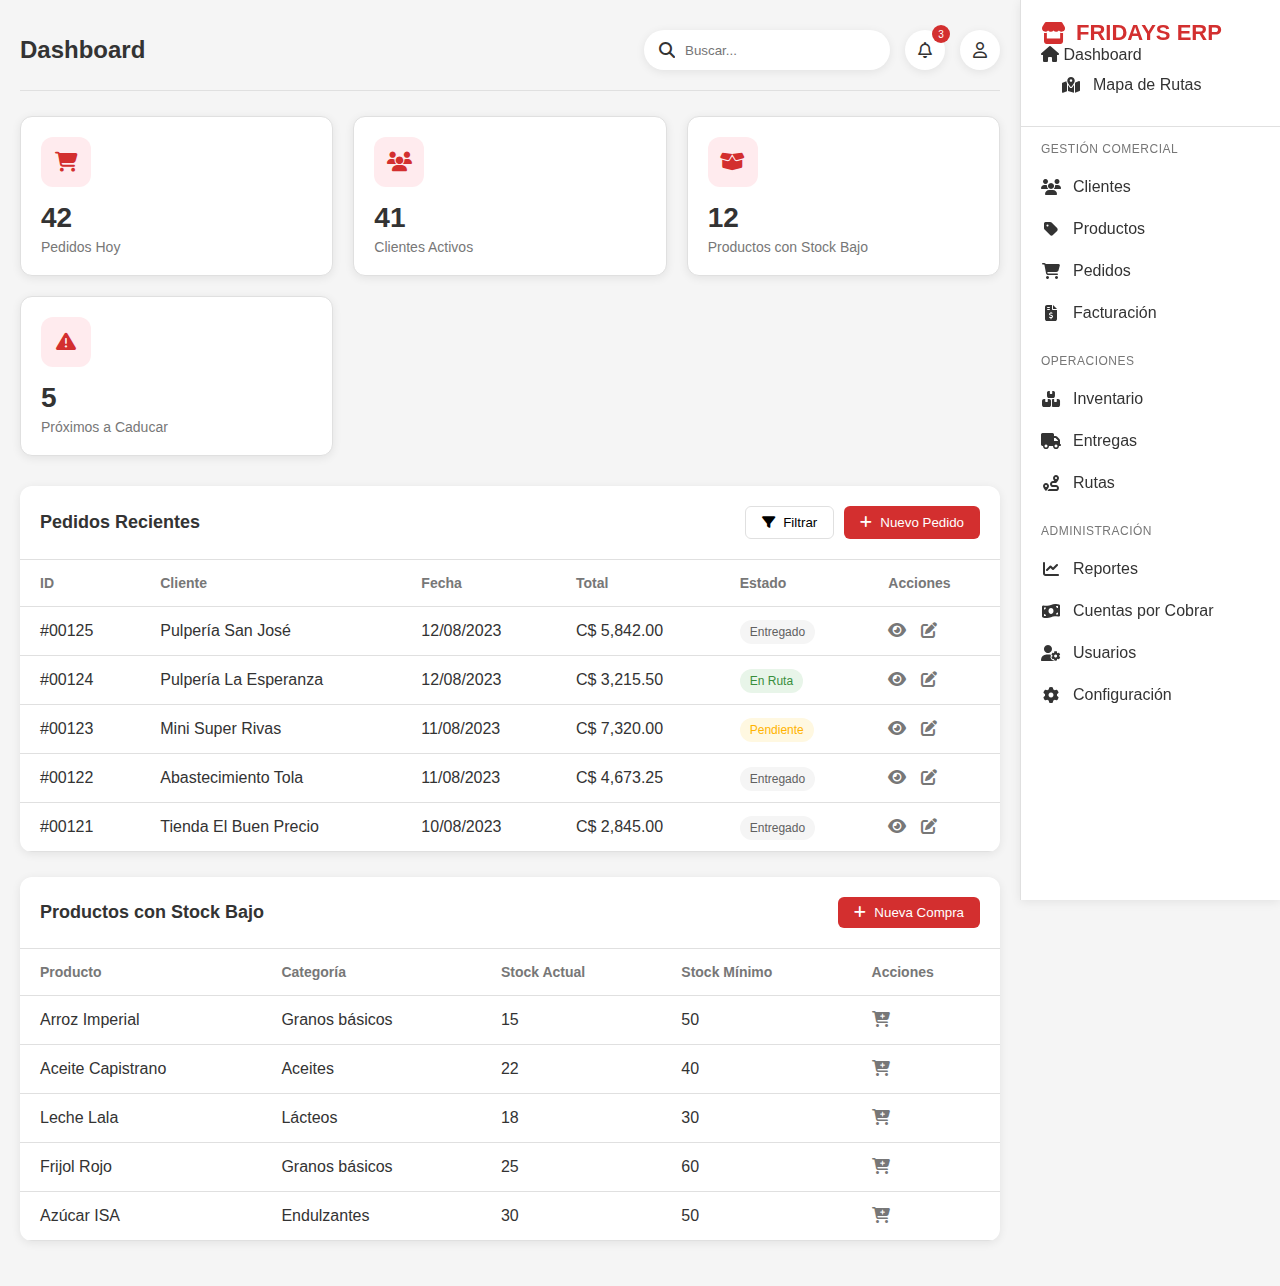
<file: Index.html>
<!DOCTYPE html>
<html lang="es">
<head>
    <meta charset="UTF-8">
    <meta name="viewport" content="width=device-width, initial-scale=1.0">
    <title>FRIDAYS ERP - Sistema de Gestión</title>
    <link rel="stylesheet" href="https://cdnjs.cloudflare.com/ajax/libs/font-awesome/6.4.0/css/all.min.css">
    <link rel="stylesheet" href="styles.css">
</head>
<body>
    <!-- Sidebar derecho -->
    <div class="sidebar">
        <div class="sidebar-header">
            <h2><i class="fas fa-store"></i> <span>FRIDAYS ERP</span></h2>
    </body>
    <script src="main.js"></script>
                        <i class="fas fa-home"></i>
                        <span>Dashboard</span>
                    </li>
                    <li class="menu-item">
                        <i class="fas fa-map-marked-alt"></i>
                        <span>Mapa de Rutas</span>
                    </li>
                </ul>
            </div>
            
            <div class="menu-section">
                <div class="menu-title">Gestión Comercial</div>
                <ul class="menu-items">
                    <li class="menu-item">
                        <i class="fas fa-users"></i>
                        <span>Clientes</span>
                    </li>
                    <li class="menu-item">
                        <i class="fas fa-tag"></i>
                        <span>Productos</span>
                    </li>
                    <li class="menu-item">
                        <i class="fas fa-shopping-cart"></i>
                        <span>Pedidos</span>
                    </li>
                    <li class="menu-item">
                        <i class="fas fa-file-invoice-dollar"></i>
                        <span>Facturación</span>
                    </li>
                </ul>
            </div>
            
            <div class="menu-section">
                <div class="menu-title">Operaciones</div>
                <ul class="menu-items">
                    <li class="menu-item">
                        <i class="fas fa-boxes"></i>
                        <span>Inventario</span>
                    </li>
                    <li class="menu-item">
                        <i class="fas fa-truck"></i>
                        <span>Entregas</span>
                    </li>
                    <li class="menu-item">
                        <i class="fas fa-route"></i>
                        <span>Rutas</span>
                    </li>
                </ul>
            </div>
            
            <div class="menu-section">
                <div class="menu-title">Administración</div>
                <ul class="menu-items">
                    <li class="menu-item">
                        <i class="fas fa-chart-line"></i>
                        <span>Reportes</span>
                    </li>
                    <li class="menu-item">
                        <i class="fas fa-money-bill-wave"></i>
                        <span>Cuentas por Cobrar</span>
                    </li>
                    <li class="menu-item">
                        <i class="fas fa-user-cog"></i>
                        <span>Usuarios</span>
                    </li>
                    <li class="menu-item">
                        <i class="fas fa-cog"></i>
                        <span>Configuración</span>
                    </li>
                </ul>
            </div>
        </div>
    </div>
    
    <!-- Contenido principal -->
    <div class="main-content">
        <div class="header">
            <h1 class="page-title">Dashboard</h1>
            <div class="header-actions">
                <div class="search-box">
                    <i class="fas fa-search"></i>
                    <input type="text" placeholder="Buscar...">
                </div>
                <div class="notification-btn">
                    <i class="far fa-bell"></i>
                    <div class="notification-badge">3</div>
                </div>
                <div class="user-menu-btn">
                    <i class="far fa-user"></i>
                </div>
            </div>
        </div>
        
        <!-- Tarjetas de estadísticas -->
        <div class="dashboard-cards">
            <div class="card stat-card">
                <div class="card-icon">
                    <i class="fas fa-shopping-cart"></i>
                </div>
                <div class="card-value">42</div>
                <div class="card-title">Pedidos Hoy</div>
            </div>
            
            <div class="card stat-card">
                <div class="card-icon">
                    <i class="fas fa-users"></i>
                </div>
                <div class="card-value">41</div>
                <div class="card-title">Clientes Activos</div>
            </div>
            
            <div class="card stat-card">
                <div class="card-icon">
                    <i class="fas fa-box-open"></i>
                </div>
                <div class="card-value">12</div>
                <div class="card-title">Productos con Stock Bajo</div>
            </div>
            
            <div class="card stat-card">
                <div class="card-icon">
                    <i class="fas fa-exclamation-triangle"></i>
                </div>
                <div class="card-value">5</div>
                <div class="card-title">Próximos a Caducar</div>
            </div>
        </div>
        
        <!-- Tabla de pedidos recientes -->
        <div class="table-container">
            <div class="table-header">
                <div class="table-title">Pedidos Recientes</div>
                <div class="table-actions">
                    <button class="btn btn-outline">
                        <i class="fas fa-filter"></i> Filtrar
                    </button>
                    <button class="btn btn-primary">
                        <i class="fas fa-plus"></i> Nuevo Pedido
                    </button>
                </div>
            </div>
            
            <table>
                <thead>
                    <tr>
                        <th>ID</th>
                        <th>Cliente</th>
                        <th>Fecha</th>
                        <th>Total</th>
                        <th>Estado</th>
                        <th>Acciones</th>
                    </tr>
                </thead>
                <tbody>
                    <tr>
                        <td>#00125</td>
                        <td>Pulpería San José</td>
                        <td>12/08/2023</td>
                        <td>C$ 5,842.00</td>
                        <td><span class="status status-delivered">Entregado</span></td>
                        <td>
                            <i class="fas fa-eye action-icon"></i>
                            <i class="fas fa-edit action-icon"></i>
                        </td>
                    </tr>
                    <tr>
                        <td>#00124</td>
                        <td>Pulpería La Esperanza</td>
                        <td>12/08/2023</td>
                        <td>C$ 3,215.50</td>
                        <td><span class="status status-route">En Ruta</span></td>
                        <td>
                            <i class="fas fa-eye action-icon"></i>
                            <i class="fas fa-edit action-icon"></i>
                        </td>
                    </tr>
                    <tr>
                        <td>#00123</td>
                        <td>Mini Super Rivas</td>
                        <td>11/08/2023</td>
                        <td>C$ 7,320.00</td>
                        <td><span class="status status-pending">Pendiente</span></td>
                        <td>
                            <i class="fas fa-eye action-icon"></i>
                            <i class="fas fa-edit action-icon"></i>
                        </td>
                    </tr>
                    <tr>
                        <td>#00122</td>
                        <td>Abastecimiento Tola</td>
                        <td>11/08/2023</td>
                        <td>C$ 4,673.25</td>
                        <td><span class="status status-delivered">Entregado</span></td>
                        <td>
                            <i class="fas fa-eye action-icon"></i>
                            <i class="fas fa-edit action-icon"></i>
                        </td>
                    </tr>
                    <tr>
                        <td>#00121</td>
                        <td>Tienda El Buen Precio</td>
                        <td>10/08/2023</td>
                        <td>C$ 2,845.00</td>
                        <td><span class="status status-delivered">Entregado</span></td>
                        <td>
                            <i class="fas fa-eye action-icon"></i>
                            <i class="fas fa-edit action-icon"></i>
                        </td>
                    </tr>
                </tbody>
            </table>
        </div>
        
        <!-- Tabla de productos con stock bajo -->
        <div class="table-container">
            <div class="table-header">
                <div class="table-title">Productos con Stock Bajo</div>
                <div class="table-actions">
                    <button class="btn btn-primary">
                        <i class="fas fa-plus"></i> Nueva Compra
                    </button>
                </div>
            </div>
            
            <table>
                <thead>
                    <tr>
                        <th>Producto</th>
                        <th>Categoría</th>
                        <th>Stock Actual</th>
                        <th>Stock Mínimo</th>
                        <th>Acciones</th>
                    </tr>
                </thead>
                <tbody>
                    <tr>
                        <td>Arroz Imperial</td>
                        <td>Granos básicos</td>
                        <td>15</td>
                        <td>50</td>
                        <td>
                            <i class="fas fa-cart-plus action-icon"></i>
                        </td>
                    </tr>
                    <tr>
                        <td>Aceite Capistrano</td>
                        <td>Aceites</td>
                        <td>22</td>
                        <td>40</td>
                        <td>
                            <i class="fas fa-cart-plus action-icon"></i>
                        </td>
                    </tr>
                    <tr>
                        <td>Leche Lala</td>
                        <td>Lácteos</td>
                        <td>18</td>
                        <td>30</td>
                        <td>
                            <i class="fas fa-cart-plus action-icon"></i>
                        </td>
                    </tr>
                    <tr>
                        <td>Frijol Rojo</td>
                        <td>Granos básicos</td>
                        <td>25</td>
                        <td>60</td>
                        <td>
                            <i class="fas fa-cart-plus action-icon"></i>
                        </td>
                    </tr>
                    <tr>
                        <td>Azúcar ISA</td>
                        <td>Endulzantes</td>
                        <td>30</td>
                        <td>50</td>
                        <td>
                            <i class="fas fa-cart-plus action-icon"></i>
                        </td>
                    </tr>
                </tbody>
            </table>
        </div>
    </div>

    <script>
        // Script para manejar la interacción del menú
        document.querySelectorAll('.menu-item').forEach(item => {
            item.addEventListener('click', function() {
                document.querySelectorAll('.menu-item').forEach(i => {
                    i.classList.remove('active');
                });
                this.classList.add('active');
                
                // Cambiar el título de la página según la selección
                const pageTitle = this.querySelector('span').textContent;
                document.querySelector('.page-title').textContent = pageTitle;
            });
        });
    </script>
</body>
</html>
</file>
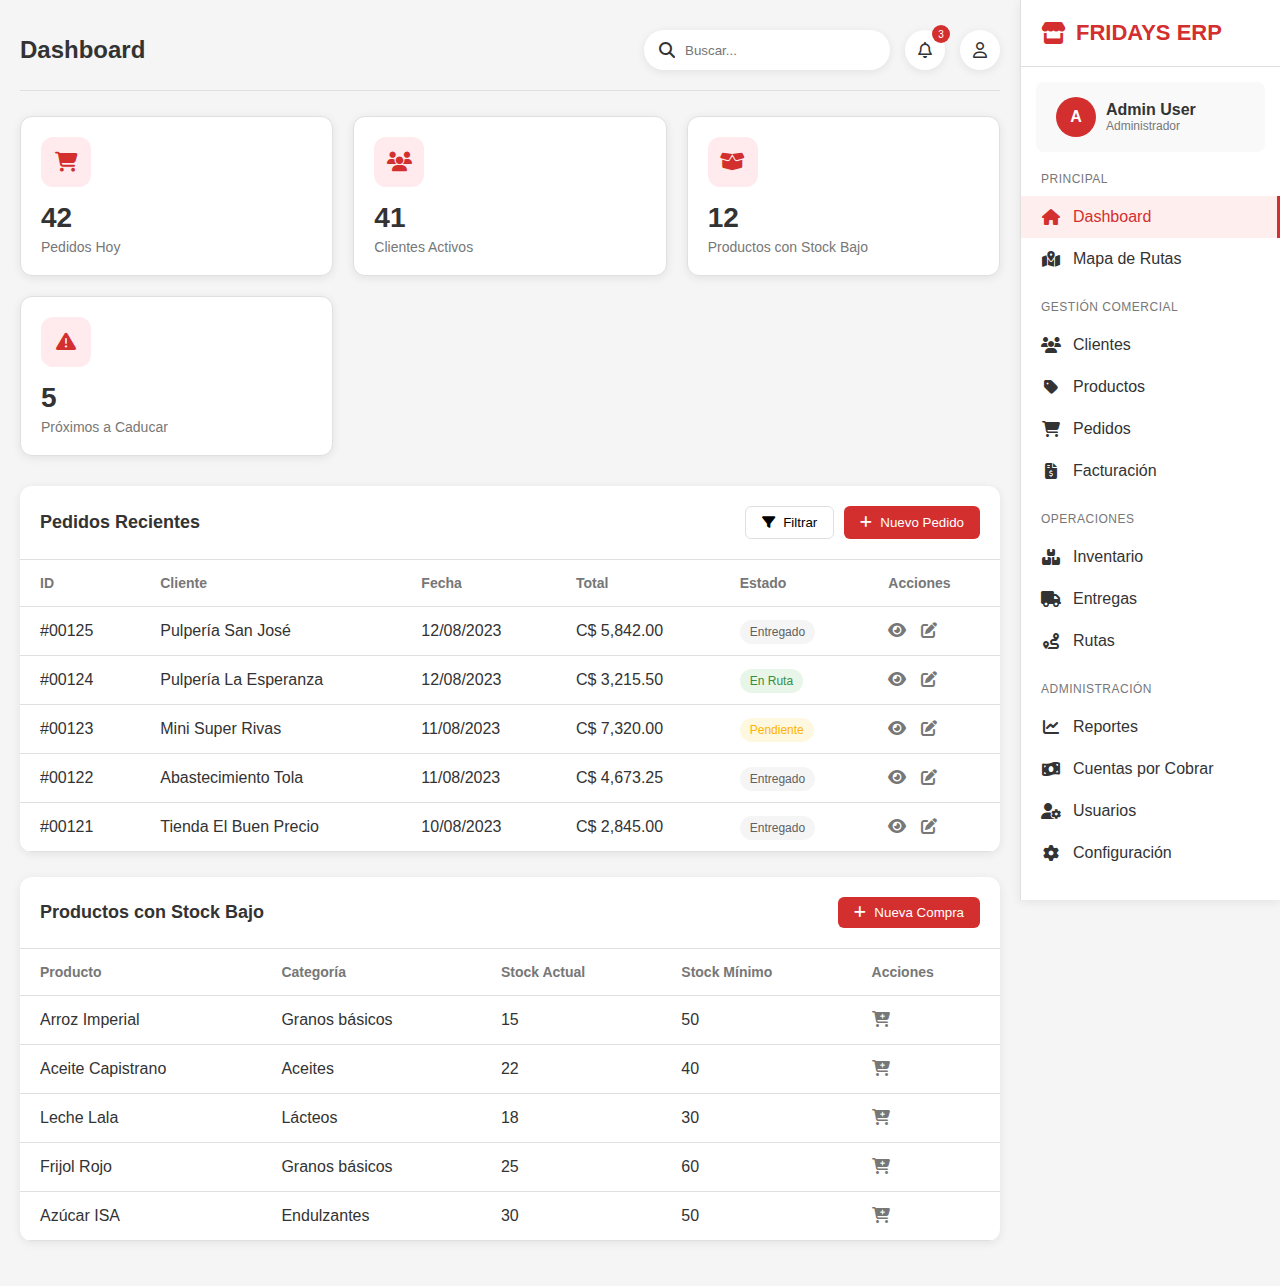
<file: index.html>
<!DOCTYPE html>
<html lang="es">
<head>
    <meta charset="UTF-8">
    <meta name="viewport" content="width=device-width, initial-scale=1.0">
    <title>FRIDAYS ERP - Dashboard</title>
    <link rel="stylesheet" href="https://cdnjs.cloudflare.com/ajax/libs/font-awesome/6.4.0/css/all.min.css">
    <link rel="stylesheet" href="styles.css">
</head>
<body>
    <!-- Sidebar derecho -->
    <div class="sidebar">
        <div class="sidebar-header">
            <h2><i class="fas fa-store"></i> <span>FRIDAYS ERP</span></h2>
        </div>
        
        <div class="user-info">
            <div class="user-avatar">A</div>
            <div class="user-details">
                <div class="user-name">Admin User</div>
                <div class="user-role">Administrador</div>
            </div>
        </div>
        
        <div class="sidebar-menu">
            <div class="menu-section">
                <div class="menu-title">Principal</div>
                <ul class="menu-items">
                    <li class="menu-item active">
                        <a href="index.html">
                            <i class="fas fa-home"></i>
                            <span>Dashboard</span>
                        </a>
                    </li>
                    <li class="menu-item">
                        <a href="#">
                            <i class="fas fa-map-marked-alt"></i>
                            <span>Mapa de Rutas</span>
                        </a>
                    </li>
                </ul>
            </div>
            
            <div class="menu-section">
                <div class="menu-title">Gestión Comercial</div>
                <ul class="menu-items">
                    <li class="menu-item">
                        <a href="clientes.html">
                            <i class="fas fa-users"></i>
                            <span>Clientes</span>
                        </a>
                    </li>
                    <li class="menu-item">
                        <a href="#">
                            <i class="fas fa-tag"></i>
                            <span>Productos</span>
                        </a>
                    </li>
                    <li class="menu-item">
                        <a href="pedidos.html">
                            <i class="fas fa-shopping-cart"></i>
                            <span>Pedidos</span>
                        </a>
                    </li>
                    <li class="menu-item">
                        <a href="facturizacion.html">
                            <i class="fas fa-file-invoice-dollar"></i>
                            <span>Facturación</span>
                        </a>
                    </li>
                </ul>
            </div>
            
            <div class="menu-section">
                <div class="menu-title">Operaciones</div>
                <ul class="menu-items">
                    <li class="menu-item">
                        <a href="#">
                            <i class="fas fa-boxes"></i>
                            <span>Inventario</span>
                        </a>
                    </li>
                    <li class="menu-item">
                        <a href="#">
                            <i class="fas fa-truck"></i>
                            <span>Entregas</span>
                        </a>
                    </li>
                    <li class="menu-item">
                        <a href="#">
                            <i class="fas fa-route"></i>
                            <span>Rutas</span>
                        </a>
                    </li>
                </ul>
            </div>
            
            <div class="menu-section">
                <div class="menu-title">Administración</div>
                <ul class="menu-items">
                    <li class="menu-item">
                        <a href="#">
                            <i class="fas fa-chart-line"></i>
                            <span>Reportes</span>
                        </a>
                    </li>
                    <li class="menu-item">
                        <a href="#">
                            <i class="fas fa-money-bill-wave"></i>
                            <span>Cuentas por Cobrar</span>
                        </a>
                    </li>
                    <li class="menu-item">
                        <a href="#">
                            <i class="fas fa-user-cog"></i>
                            <span>Usuarios</span>
                        </a>
                    </li>
                    <li class="menu-item">
                        <a href="#">
                            <i class="fas fa-cog"></i>
                            <span>Configuración</span>
                        </a>
                    </li>
                </ul>
            </div>
        </div>
    </div>
    
    <!-- Contenido principal -->
    <div class="main-content">
        <div class="header">
            <h1 class="page-title">Dashboard</h1>
            <div class="header-actions">
                <div class="search-box">
                    <i class="fas fa-search"></i>
                    <input type="text" placeholder="Buscar...">
                </div>
                <div class="notification-btn">
                    <i class="far fa-bell"></i>
                    <div class="notification-badge">3</div>
                </div>
                <div class="user-menu-btn">
                    <i class="far fa-user"></i>
                </div>
            </div>
        </div>
        
        <!-- Tarjetas de estadísticas -->
        <div class="dashboard-cards">
            <div class="card stat-card">
                <div class="card-icon">
                    <i class="fas fa-shopping-cart"></i>
                </div>
                <div class="card-value">42</div>
                <div class="card-title">Pedidos Hoy</div>
            </div>
            
            <div class="card stat-card">
                <div class="card-icon">
                    <i class="fas fa-users"></i>
                </div>
                <div class="card-value">41</div>
                <div class="card-title">Clientes Activos</div>
            </div>
            
            <div class="card stat-card">
                <div class="card-icon">
                    <i class="fas fa-box-open"></i>
                </div>
                <div class="card-value">12</div>
                <div class="card-title">Productos con Stock Bajo</div>
            </div>
            
            <div class="card stat-card">
                <div class="card-icon">
                    <i class="fas fa-exclamation-triangle"></i>
                </div>
                <div class="card-value">5</div>
                <div class="card-title">Próximos a Caducar</div>
            </div>
        </div>
        
        <!-- Tabla de pedidos recientes -->
        <div class="table-container">
            <div class="table-header">
                <div class="table-title">Pedidos Recientes</div>
                <div class="table-actions">
                    <button class="btn btn-outline">
                        <i class="fas fa-filter"></i> Filtrar
                    </button>
                    <button class="btn btn-primary">
                        <i class="fas fa-plus"></i> Nuevo Pedido
                    </button>
                </div>
            </div>
            
            <table>
                <thead>
                    <tr>
                        <th>ID</th>
                        <th>Cliente</th>
                        <th>Fecha</th>
                        <th>Total</th>
                        <th>Estado</th>
                        <th>Acciones</th>
                    </tr>
                </thead>
                <tbody>
                    <tr>
                        <td>#00125</td>
                        <td>Pulpería San José</td>
                        <td>12/08/2023</td>
                        <td>C$ 5,842.00</td>
                        <td><span class="status status-delivered">Entregado</span></td>
                        <td>
                            <i class="fas fa-eye action-icon"></i>
                            <i class="fas fa-edit action-icon"></i>
                        </td>
                    </tr>
                    <tr>
                        <td>#00124</td>
                        <td>Pulpería La Esperanza</td>
                        <td>12/08/2023</td>
                        <td>C$ 3,215.50</td>
                        <td><span class="status status-route">En Ruta</span></td>
                        <td>
                            <i class="fas fa-eye action-icon"></i>
                            <i class="fas fa-edit action-icon"></i>
                        </td>
                    </tr>
                    <tr>
                        <td>#00123</td>
                        <td>Mini Super Rivas</td>
                        <td>11/08/2023</td>
                        <td>C$ 7,320.00</td>
                        <td><span class="status status-pending">Pendiente</span></td>
                        <td>
                            <i class="fas fa-eye action-icon"></i>
                            <i class="fas fa-edit action-icon"></i>
                        </td>
                    </tr>
                    <tr>
                        <td>#00122</td>
                        <td>Abastecimiento Tola</td>
                        <td>11/08/2023</td>
                        <td>C$ 4,673.25</td>
                        <td><span class="status status-delivered">Entregado</span></td>
                        <td>
                            <i class="fas fa-eye action-icon"></i>
                            <i class="fas fa-edit action-icon"></i>
                        </td>
                    </tr>
                    <tr>
                        <td>#00121</td>
                        <td>Tienda El Buen Precio</td>
                        <td>10/08/2023</td>
                        <td>C$ 2,845.00</td>
                        <td><span class="status status-delivered">Entregado</span></td>
                        <td>
                            <i class="fas fa-eye action-icon"></i>
                            <i class="fas fa-edit action-icon"></i>
                        </td>
                    </tr>
                </tbody>
            </table>
        </div>
        
        <!-- Tabla de productos con stock bajo -->
        <div class="table-container">
            <div class="table-header">
                <div class="table-title">Productos con Stock Bajo</div>
                <div class="table-actions">
                    <button class="btn btn-primary">
                        <i class="fas fa-plus"></i> Nueva Compra
                    </button>
                </div>
            </div>
            
            <table>
                <thead>
                    <tr>
                        <th>Producto</th>
                        <th>Categoría</th>
                        <th>Stock Actual</th>
                        <th>Stock Mínimo</th>
                        <th>Acciones</th>
                    </tr>
                </thead>
                <tbody>
                    <tr>
                        <td>Arroz Imperial</td>
                        <td>Granos básicos</td>
                        <td>15</td>
                        <td>50</td>
                        <td>
                            <i class="fas fa-cart-plus action-icon"></i>
                        </td>
                    </tr>
                    <tr>
                        <td>Aceite Capistrano</td>
                        <td>Aceites</td>
                        <td>22</td>
                        <td>40</td>
                        <td>
                            <i class="fas fa-cart-plus action-icon"></i>
                        </td>
                    </tr>
                    <tr>
                        <td>Leche Lala</td>
                        <td>Lácteos</td>
                        <td>18</td>
                        <td>30</td>
                        <td>
                            <i class="fas fa-cart-plus action-icon"></i>
                        </td>
                    </tr>
                    <tr>
                        <td>Frijol Rojo</td>
                        <td>Granos básicos</td>
                        <td>25</td>
                        <td>60</td>
                        <td>
                            <i class="fas fa-cart-plus action-icon"></i>
                        </td>
                    </tr>
                    <tr>
                        <td>Azúcar ISA</td>
                        <td>Endulzantes</td>
                        <td>30</td>
                        <td>50</td>
                        <td>
                            <i class="fas fa-cart-plus action-icon"></i>
                        </td>
                    </tr>
                </tbody>
            </table>
        </div>
    </div>

    <script>
        // Script para manejar la interacción del menú
        document.querySelectorAll('.menu-item').forEach(item => {
            item.addEventListener('click', function() {
                document.querySelectorAll('.menu-item').forEach(i => {
                    i.classList.remove('active');
                });
                this.classList.add('active');
                
                // Cambiar el título de la página según la selección
                const pageTitle = this.querySelector('span').textContent;
                document.querySelector('.page-title').textContent = pageTitle;
            });
        });
    </script>
</body>
</html>
</file>
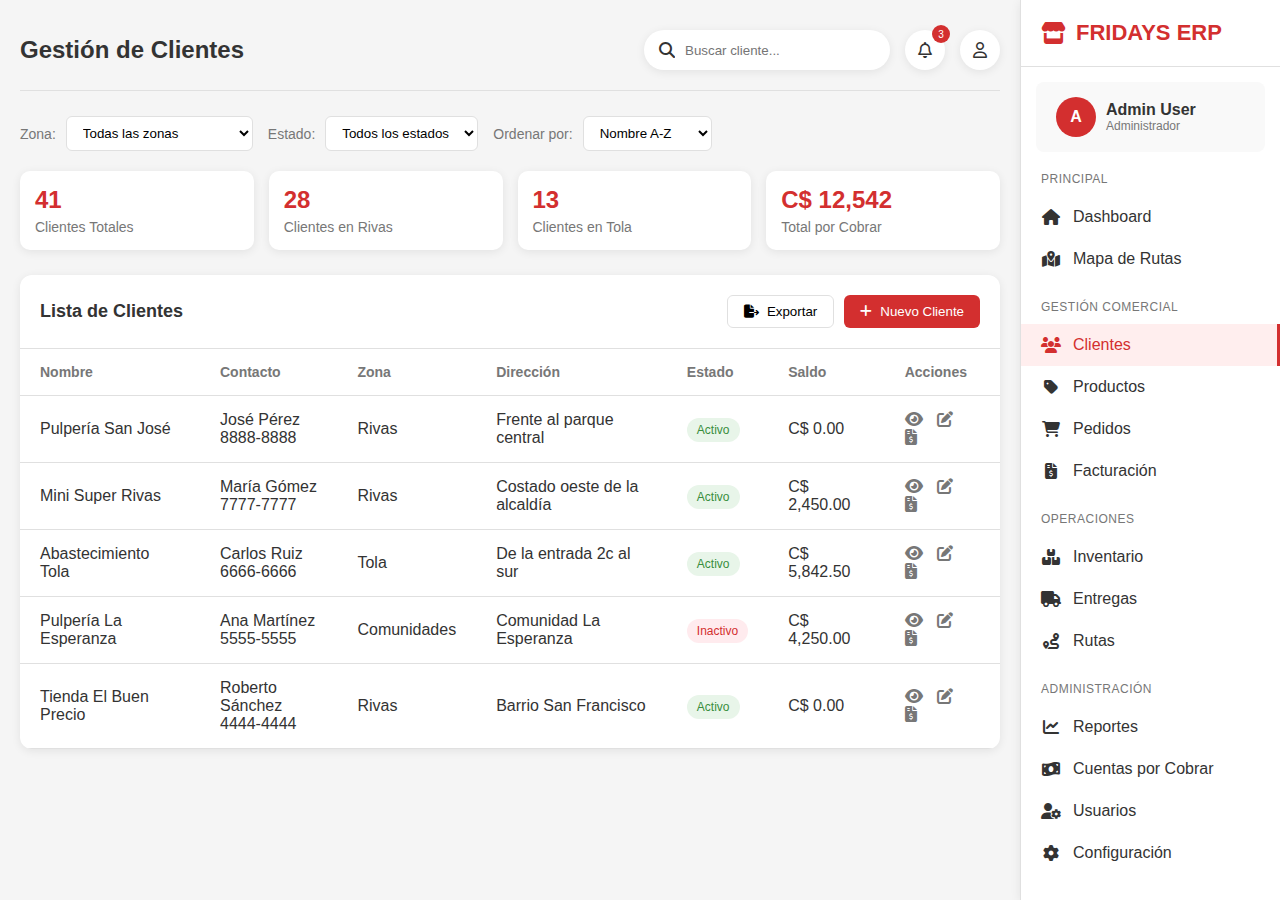
<file: clientes.html>
<!DOCTYPE html>
<html lang="es">
<head>
    <meta charset="UTF-8">
    <meta name="viewport" content="width=device-width, initial-scale=1.0">
    <title>FRIDAYS ERP - Gestión de Clientes</title>
    <link rel="stylesheet" href="https://cdnjs.cloudflare.com/ajax/libs/font-awesome/6.4.0/css/all.min.css">
    <link rel="stylesheet" href="styles.css">
</head>
<body>
   <!-- Sidebar derecho -->
    <div class="sidebar">
        <div class="sidebar-header">
            <h2><i class="fas fa-store"></i> <span>FRIDAYS ERP</span></h2>
        </div>
        
        <div class="user-info">
            <div class="user-avatar">A</div>
            <div class="user-details">
                <div class="user-name">Admin User</div>
                <div class="user-role">Administrador</div>
            </div>
        </div>
        
        <div class="sidebar-menu">
            <div class="menu-section">
                <div class="menu-title">Principal</div>
                <ul class="menu-items">
                    <li class="menu-item">
                        <a href="index.html">
                            <i class="fas fa-home"></i>
                            <span>Dashboard</span>
                        </a>
                    </li>
                    <li class="menu-item">
                        <a href="#">
                            <i class="fas fa-map-marked-alt"></i>
                            <span>Mapa de Rutas</span>
                        </a>
                    </li>
                </ul>
            </div>
            
            <div class="menu-section">
                <div class="menu-title">Gestión Comercial</div>
                <ul class="menu-items">
                    <li class="menu-item active">
                        <a href="clientes.html">
                            <i class="fas fa-users"></i>
                            <span>Clientes</span>
                        </a>
                    </li>
                    <li class="menu-item">
                        <a href="#">
                            <i class="fas fa-tag"></i>
                            <span>Productos</span>
                        </a>
                    </li>
                    <li class="menu-item">
                        <a href="pedidos.html">
                            <i class="fas fa-shopping-cart"></i>
                            <span>Pedidos</span>
                        </a>
                    </li>
                    <li class="menu-item">
                        <a href="facturizacion.html">
                            <i class="fas fa-file-invoice-dollar"></i>
                            <span>Facturación</span>
                        </a>
                    </li>
                </ul>
            </div>
            
            <div class="menu-section">
                <div class="menu-title">Operaciones</div>
                <ul class="menu-items">
                    <li class="menu-item">
                        <a href="#">
                            <i class="fas fa-boxes"></i>
                            <span>Inventario</span>
                        </a>
                    </li>
                    <li class="menu-item">
                        <a href="#">
                            <i class="fas fa-truck"></i>
                            <span>Entregas</span>
                        </a>
                    </li>
                    <li class="menu-item">
                        <a href="#">
                            <i class="fas fa-route"></i>
                            <span>Rutas</span>
                        </a>
                    </li>
                </ul>
            </div>
            
            <div class="menu-section">
                <div class="menu-title">Administración</div>
                <ul class="menu-items">
                    <li class="menu-item">
                        <a href="#">
                            <i class="fas fa-chart-line"></i>
                            <span>Reportes</span>
                        </a>
                    </li>
                    <li class="menu-item">
                        <a href="#">
                            <i class="fas fa-money-bill-wave"></i>
                            <span>Cuentas por Cobrar</span>
                        </a>
                    </li>
                    <li class="menu-item">
                        <a href="#">
                            <i class="fas fa-user-cog"></i>
                            <span>Usuarios</span>
                        </a>
                    </li>
                    <li class="menu-item">
                        <a href="#">
                            <i class="fas fa-cog"></i>
                            <span>Configuración</span>
                        </a>
                    </li>
                </ul>
            </div>
        </div>
    </div>
    
    <!-- Contenido principal -->
    <div class="main-content">
        <div class="header">
            <h1 class="page-title">Gestión de Clientes</h1>
            <div class="header-actions">
                <div class="search-box">
                    <i class="fas fa-search"></i>
                    <input type="text" placeholder="Buscar cliente...">
                </div>
                <div class="notification-btn">
                    <i class="far fa-bell"></i>
                    <div class="notification-badge">3</div>
                </div>
                <div class="user-menu-btn">
                    <i class="far fa-user"></i>
                </div>
            </div>
        </div>
        
        <!-- Filtros -->
        <div class="filters">
            <div class="filter-group">
                <span class="filter-label">Zona:</span>
                <select class="filter-select">
                    <option>Todas las zonas</option>
                    <option>Rivas</option>
                    <option>Tola</option>
                    <option>Comunidades cercanas</option>
                </select>
            </div>
            
            <div class="filter-group">
                <span class="filter-label">Estado:</span>
                <select class="filter-select">
                    <option>Todos los estados</option>
                    <option>Activo</option>
                    <option>Inactivo</option>
                </select>
            </div>
            
            <div class="filter-group">
                <span class="filter-label">Ordenar por:</span>
                <select class="filter-select">
                    <option>Nombre A-Z</option>
                    <option>Nombre Z-A</option>
                    <option>Más recientes</option>
                    <option>Mayor deuda</option>
                </select>
            </div>
        </div>
        
        <!-- Tarjetas de estadísticas -->
        <div class="stats-cards">
            <div class="stat-card">
                <div class="stat-value">41</div>
                <div class="stat-label">Clientes Totales</div>
            </div>
            
            <div class="stat-card">
                <div class="stat-value">28</div>
                <div class="stat-label">Clientes en Rivas</div>
            </div>
            
            <div class="stat-card">
                <div class="stat-value">13</div>
                <div class="stat-label">Clientes en Tola</div>
            </div>
            
            <div class="stat-card">
                <div class="stat-value">C$ 12,542</div>
                <div class="stat-label">Total por Cobrar</div>
            </div>
        </div>
        
        <!-- Tabla de clientes -->
        <div class="table-container">
            <div class="table-header">
                <div class="table-title">Lista de Clientes</div>
                <div class="table-actions">
                    <button class="btn btn-outline">
                        <i class="fas fa-file-export"></i> Exportar
                    </button>
                    <button class="btn btn-primary" onclick="openModal()">
                        <i class="fas fa-plus"></i> Nuevo Cliente
                    </button>
                </div>
            </div>
            
            <table>
                <thead>
                    <tr>
                        <th>Nombre</th>
                        <th>Contacto</th>
                        <th>Zona</th>
                        <th>Dirección</th>
                        <th>Estado</th>
                        <th>Saldo</th>
                        <th>Acciones</th>
                    </tr>
                </thead>
                <tbody>
                    <tr>
                        <td>Pulpería San José</td>
                        <td>José Pérez<br>8888-8888</td>
                        <td>Rivas</td>
                        <td>Frente al parque central</td>
                        <td><span class="status status-active">Activo</span></td>
                        <td>C$ 0.00</td>
                        <td>
                            <i class="fas fa-eye action-icon" title="Ver detalles"></i>
                            <i class="fas fa-edit action-icon" title="Editar"></i>
                            <i class="fas fa-file-invoice-dollar action-icon" title="Ver facturas"></i>
                        </td>
                    </tr>
                    <tr>
                        <td>Mini Super Rivas</td>
                        <td>María Gómez<br>7777-7777</td>
                        <td>Rivas</td>
                        <td>Costado oeste de la alcaldía</td>
                        <td><span class="status status-active">Activo</span></td>
                        <td>C$ 2,450.00</td>
                        <td>
                            <i class="fas fa-eye action-icon" title="Ver detalles"></i>
                            <i class="fas fa-edit action-icon" title="Editar"></i>
                            <i class="fas fa-file-invoice-dollar action-icon" title="Ver facturas"></i>
                        </td>
                    </tr>
                    <tr>
                        <td>Abastecimiento Tola</td>
                        <td>Carlos Ruiz<br>6666-6666</td>
                        <td>Tola</td>
                        <td>De la entrada 2c al sur</td>
                        <td><span class="status status-active">Activo</span></td>
                        <td>C$ 5,842.50</td>
                        <td>
                            <i class="fas fa-eye action-icon" title="Ver detalles"></i>
                            <i class="fas fa-edit action-icon" title="Editar"></i>
                            <i class="fas fa-file-invoice-dollar action-icon" title="Ver facturas"></i>
                        </td>
                    </tr>
                    <tr>
                        <td>Pulpería La Esperanza</td>
                        <td>Ana Martínez<br>5555-5555</td>
                        <td>Comunidades</td>
                        <td>Comunidad La Esperanza</td>
                        <td><span class="status status-inactive">Inactivo</span></td>
                        <td>C$ 4,250.00</td>
                        <td>
                            <i class="fas fa-eye action-icon" title="Ver detalles"></i>
                            <i class="fas fa-edit action-icon" title="Editar"></i>
                            <i class="fas fa-file-invoice-dollar action-icon" title="Ver facturas"></i>
                        </td>
                    </tr>
                    <tr>
                        <td>Tienda El Buen Precio</td>
                        <td>Roberto Sánchez<br>4444-4444</td>
                        <td>Rivas</td>
                        <td>Barrio San Francisco</td>
                        <td><span class="status status-active">Activo</span></td>
                        <td>C$ 0.00</td>
                        <td>
                            <i class="fas fa-eye action-icon" title="Ver detalles"></i>
                            <i class="fas fa-edit action-icon" title="Editar"></i>
                            <i class="fas fa-file-invoice-dollar action-icon" title="Ver facturas"></i>
                        </td>
                    </tr>
                </tbody>
            </table>
        </div>
    </div>
    
    <!-- Modal para nuevo cliente -->
    <div class="modal" id="clientModal">
        <div class="modal-content">
            <div class="modal-header">
                <h3 class="modal-title">Nuevo Cliente</h3>
                <span class="modal-close" onclick="closeModal()">&times;</span>
            </div>
            <div class="modal-body">
                <div class="form-group">
                    <label class="form-label">Nombre del cliente *</label>
                    <input type="text" class="form-input" placeholder="Ej: Pulpería San José">
                </div>
                
                <div class="form-group">
                    <label class="form-label">Persona de contacto *</label>
                    <input type="text" class="form-input" placeholder="Ej: María Gómez">
                </div>
                
                <div class="form-group">
                    <label class="form-label">Teléfono *</label>
                    <input type="text" class="form-input" placeholder="Ej: 8888-8888">
                </div>
                
                <div class="form-group">
                    <label class="form-label">Zona *</label>
                    <select class="form-select">
                        <option>Seleccionar zona</option>
                        <option>Rivas</option>
                        <option>Tola</option>
                        <option>Comunidades cercanas</option>
                    </select>
                </div>
                
                <div class="form-group">
                    <label class="form-label">Dirección completa</label>
                    <textarea class="form-input" rows="3" placeholder="Dirección detallada..."></textarea>
                </div>
            </div>
            <div class="modal-footer">
                <button class="btn btn-outline" onclick="closeModal()">Cancelar</button>
                <button class="btn btn-primary">Guardar Cliente</button>
            </div>
        </div>
    </div>

    <script>
        // Script para manejar la interacción del menú
        document.querySelectorAll('.menu-item').forEach(item => {
            item.addEventListener('click', function() {
                document.querySelectorAll('.menu-item').forEach(i => {
                    i.classList.remove('active');
                });
                this.classList.add('active');
                
                // Cambiar el título de la página según la selección
                const pageTitle = this.querySelector('span').textContent;
                document.querySelector('.page-title').textContent = pageTitle;
            });
        });
        
        // Script para el modal
        function openModal() {
            document.getElementById('clientModal').style.display = 'flex';
        }
        
        function closeModal() {
            document.getElementById('clientModal').style.display = 'none';
        }
        
        // Cerrar modal al hacer clic fuera del contenido
        window.onclick = function(event) {
            const modal = document.getElementById('clientModal');
            if (event.target === modal) {
                closeModal();
            }
        };
    </script>
</body>
</html>
</file>
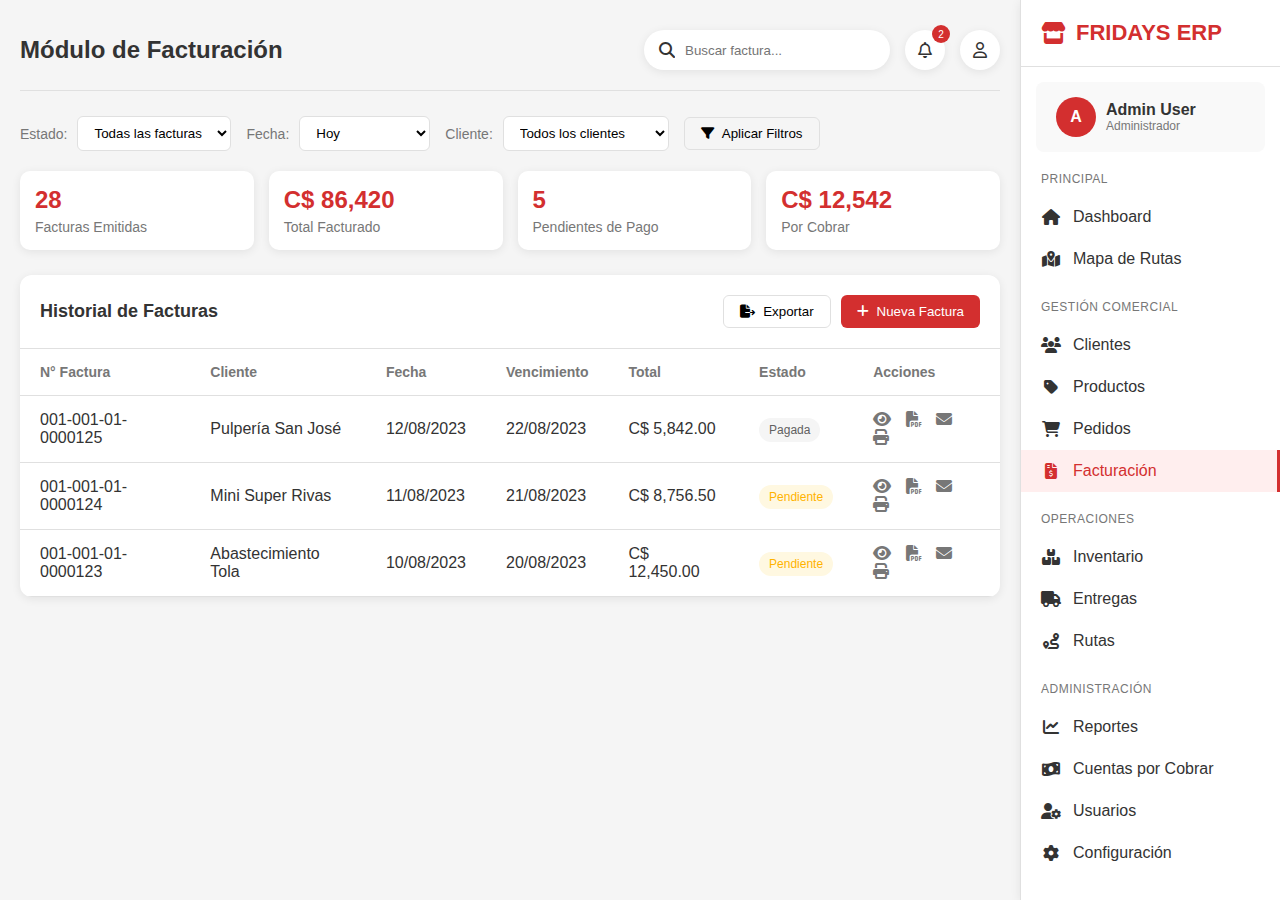
<file: facturizacion.html>
<!DOCTYPE html>
<html lang="es">
<head>
    <meta charset="UTF-8">
    <meta name="viewport" content="width=device-width, initial-scale=1.0">
    <title>FRIDAYS ERP - Módulo de Facturación</title>
    <link rel="stylesheet" href="https://cdnjs.cloudflare.com/ajax/libs/font-awesome/6.4.0/css/all.min.css">
    <link rel="stylesheet" href="styles.css">
    <style>
        /* Estilos adicionales para la vista previa de factura */
        .invoice-preview {
            display: none;
            position: fixed;
            top: 0;
            left: 0;
            width: 100%;
            height: 100%;
            background: rgba(0, 0, 0, 0.8);
            z-index: 2000;
            align-items: center;
            justify-content: center;
            padding: 20px;
        }
        
        .invoice-container {
            background: white;
            width: 210mm;
            min-height: 297mm;
            padding: 20mm;
            box-shadow: 0 5px 25px rgba(0, 0, 0, 0.2);
            position: relative;
        }
        
        .invoice-header {
            display: flex;
            justify-content: space-between;
            margin-bottom: 30px;
            border-bottom: 2px solid var(--primary-color);
            padding-bottom: 20px;
        }
        
        .company-info {
            flex: 2;
        }
        
        .invoice-info {
            flex: 1;
            text-align: right;
        }
        
        .invoice-title {
            font-size: 28px;
            font-weight: bold;
            color: var(--primary-color);
            margin-bottom: 5px;
        }
        
        .invoice-details {
            display: flex;
            justify-content: space-between;
            margin-bottom: 30px;
        }
        
        .client-info, .payment-info {
            flex: 1;
        }
        
        .invoice-items {
            width: 100%;
            border-collapse: collapse;
            margin-bottom: 30px;
        }
        
        .invoice-items th {
            background-color: #f5f5f5;
            padding: 10px;
            text-align: left;
            border-bottom: 1px solid #ddd;
        }
        
        .invoice-items td {
            padding: 10px;
            border-bottom: 1px solid #eee;
        }
        
        .invoice-totals {
            width: 300px;
            margin-left: auto;
        }
        
        .invoice-totals .total-row {
            display: flex;
            justify-content: space-between;
            padding: 8px 0;
        }
        
        .invoice-totals .grand-total {
            font-weight: bold;
            font-size: 18px;
            border-top: 2px solid #333;
            margin-top: 10px;
            padding-top: 10px;
        }
        
        .invoice-footer {
            margin-top: 50px;
            text-align: center;
            font-size: 12px;
            color: #666;
            border-top: 1px solid #ddd;
            padding-top: 20px;
        }
        
        .invoice-actions {
            display: flex;
            justify-content: center;
            gap: 15px;
            margin-top: 20px;
        }
        
        .print-only {
            display: none;
        }
        
        @media print {
            body * {
                visibility: hidden;
            }
            .invoice-container, .invoice-container * {
                visibility: visible;
            }
            .invoice-container {
                position: absolute;
                left: 0;
                top: 0;
                width: 100%;
                padding: 0;
                margin: 0;
                box-shadow: none;
            }
            .invoice-actions {
                display: none;
            }
            .print-only {
                display: block;
            }
        }
    </style>
</head>
<body>
    <!-- Sidebar derecho -->
    <div class="sidebar">
        <div class="sidebar-header">
            <h2><i class="fas fa-store"></i> <span>FRIDAYS ERP</span></h2>
        </div>
        
        <div class="user-info">
            <div class="user-avatar">A</div>
            <div class="user-details">
                <div class="user-name">Admin User</div>
                <div class="user-role">Administrador</div>
            </div>
        </div>
        
        <div class="sidebar-menu">
            <div class="menu-section">
                <div class="menu-title">Principal</div>
                <ul class="menu-items">
                    <li class="menu-item">
                        <a href="index.html">
                            <i class="fas fa-home"></i>
                            <span>Dashboard</span>
                        </a>
                    </li>
                    <li class="menu-item">
                        <a href="#">
                            <i class="fas fa-map-marked-alt"></i>
                            <span>Mapa de Rutas</span>
                        </a>
                    </li>
                </ul>
            </div>
            
            <div class="menu-section">
                <div class="menu-title">Gestión Comercial</div>
                <ul class="menu-items">
                    <li class="menu-item">
                        <a href="clientes.html">
                            <i class="fas fa-users"></i>
                            <span>Clientes</span>
                        </a>
                    </li>
                    <li class="menu-item">
                        <a href="#">
                            <i class="fas fa-tag"></i>
                            <span>Productos</span>
                        </a>
                    </li>
                    <li class="menu-item">
                        <a href="pedidos.html">
                            <i class="fas fa-shopping-cart"></i>
                            <span>Pedidos</span>
                        </a>
                    </li>
                    <li class="menu-item active">
                        <a href="facturizacion.html">
                            <i class="fas fa-file-invoice-dollar"></i>
                            <span>Facturación</span>
                        </a>
                    </li>
                </ul>
            </div>
            
            <div class="menu-section">
                <div class="menu-title">Operaciones</div>
                <ul class="menu-items">
                    <li class="menu-item">
                        <a href="#">
                            <i class="fas fa-boxes"></i>
                            <span>Inventario</span>
                        </a>
                    </li>
                    <li class="menu-item">
                        <a href="#">
                            <i class="fas fa-truck"></i>
                            <span>Entregas</span>
                        </a>
                    </li>
                    <li class="menu-item">
                        <a href="#">
                            <i class="fas fa-route"></i>
                            <span>Rutas</span>
                        </a>
                    </li>
                </ul>
            </div>
            
            <div class="menu-section">
                <div class="menu-title">Administración</div>
                <ul class="menu-items">
                    <li class="menu-item">
                        <a href="#">
                            <i class="fas fa-chart-line"></i>
                            <span>Reportes</span>
                        </a>
                    </li>
                    <li class="menu-item">
                        <a href="#">
                            <i class="fas fa-money-bill-wave"></i>
                            <span>Cuentas por Cobrar</span>
                        </a>
                    </li>
                    <li class="menu-item">
                        <a href="#">
                            <i class="fas fa-user-cog"></i>
                            <span>Usuarios</span>
                        </a>
                    </li>
                    <li class="menu-item">
                        <a href="#">
                            <i class="fas fa-cog"></i>
                            <span>Configuración</span>
                        </a>
                    </li>
                </ul>
            </div>
        </div>
    </div>
    
    <!-- Contenido principal -->
    <div class="main-content">
        <div class="header">
            <h1 class="page-title">Módulo de Facturación</h1>
            <div class="header-actions">
                <div class="search-box">
                    <i class="fas fa-search"></i>
                    <input type="text" placeholder="Buscar factura...">
                </div>
                <div class="notification-btn">
                    <i class="far fa-bell"></i>
                    <div class="notification-badge">2</div>
                </div>
                <div class="user-menu-btn">
                    <i class="far fa-user"></i>
                </div>
            </div>
        </div>
        
        <!-- Filtros -->
        <div class="filters">
            <div class="filter-group">
                <span class="filter-label">Estado:</span>
                <select class="filter-select">
                    <option>Todas las facturas</option>
                    <option>Pendientes</option>
                    <option>Pagadas</option>
                    <option>Vencidas</option>
                    <option>Anuladas</option>
                </select>
            </div>
            
            <div class="filter-group">
                <span class="filter-label">Fecha:</span>
                <select class="filter-select">
                    <option>Hoy</option>
                    <option>Esta semana</option>
                    <option>Este mes</option>
                    <option>Personalizado</option>
                </select>
            </div>
            
            <div class="filter-group">
                <span class="filter-label">Cliente:</span>
                <select class="filter-select">
                    <option>Todos los clientes</option>
                    <option>Pulpería San José</option>
                    <option>Mini Super Rivas</option>
                    <option>Abastecimiento Tola</option>
                </select>
            </div>
            
            <button class="btn btn-outline">
                <i class="fas fa-filter"></i> Aplicar Filtros
            </button>
        </div>
        
        <!-- Tarjetas de estadísticas -->
        <div class="stats-cards">
            <div class="stat-card">
                <div class="stat-value">28</div>
                <div class="stat-label">Facturas Emitidas</div>
            </div>
            
            <div class="stat-card">
                <div class="stat-value">C$ 86,420</div>
                <div class="stat-label">Total Facturado</div>
            </div>
            
            <div class="stat-card">
                <div class="stat-value">5</div>
                <div class="stat-label">Pendientes de Pago</div>
            </div>
            
            <div class="stat-card">
                <div class="stat-value">C$ 12,542</div>
                <div class="stat-label">Por Cobrar</div>
            </div>
        </div>
        
        <!-- Tabs para diferentes vistas -->
        <!-- Tabla de facturas -->
        <div class="table-container">
            <div class="table-header">
                <div class="table-title">Historial de Facturas</div>
                <div class="table-actions">
                    <button class="btn btn-outline">
                        <i class="fas fa-file-export"></i> Exportar
                    </button>
                    <button class="btn btn-primary" onclick="openCreateModal()">
                        <i class="fas fa-plus"></i> Nueva Factura
                    </button>
                </div>
            </div>
            
            <table>
                <thead>
                    <tr>
                        <th>N° Factura</th>
                        <th>Cliente</th>
                        <th>Fecha</th>
                        <th>Vencimiento</th>
                        <th>Total</th>
                        <th>Estado</th>
                        <th>Acciones</th>
                    </tr>
                </thead>
                <tbody>
                    <tr>
                        <td>001-001-01-0000125</td>
                        <td>Pulpería San José</td>
                        <td>12/08/2023</td>
                        <td>22/08/2023</td>
                        <td>C$ 5,842.00</td>
                        <td><span class="status status-delivered">Pagada</span></td>
                        <td>
                            <i class="fas fa-eye action-icon" title="Ver detalles" onclick="viewInvoice(1)"></i>
                            <i class="fas fa-file-pdf action-icon" title="Descargar PDF"></i>
                            <i class="fas fa-envelope action-icon" title="Enviar por email"></i>
                            <i class="fas fa-print action-icon" title="Imprimir" onclick="printInvoice(1)"></i>
                        </td>
                    </tr>
                    <tr>
                        <td>001-001-01-0000124</td>
                        <td>Mini Super Rivas</td>
                        <td>11/08/2023</td>
                        <td>21/08/2023</td>
                        <td>C$ 8,756.50</td>
                        <td><span class="status status-pending">Pendiente</span></td>
                        <td>
                            <i class="fas fa-eye action-icon" title="Ver detalles" onclick="viewInvoice(2)"></i>
                            <i class="fas fa-file-pdf action-icon" title="Descargar PDF"></i>
                            <i class="fas fa-envelope action-icon" title="Enviar por email"></i>
                            <i class="fas fa-print action-icon" title="Imprimir" onclick="printInvoice(2)"></i>
                        </td>
                    </tr>
                    <tr>
                        <td>001-001-01-0000123</td>
                        <td>Abastecimiento Tola</td>
                        <td>10/08/2023</td>
                        <td>20/08/2023</td>
                        <td>C$ 12,450.00</td>
                        <td><span class="status status-pending">Pendiente</span></td>
                        <td>
                            <i class="fas fa-eye action-icon" title="Ver detalles" onclick="viewInvoice(3)"></i>
                            <i class="fas fa-file-pdf action-icon" title="Descargar PDF"></i>
                            <i class="fas fa-envelope action-icon" title="Enviar por email"></i>
                            <i class="fas fa-print action-icon" title="Imprimir" onclick="printInvoice(3)"></i>
                        </td>
                    </tr>
                </tbody>
            </table>
        </div>
    </div>
    
    <!-- Modal para nueva factura -->
    <div class="modal" id="createModal">
        <div class="modal-content large">
            <div class="modal-header">
                <h3 class="modal-title">Nueva Factura</h3>
                <span class="modal-close" onclick="closeModal('createModal')">&times;</span>
            </div>
            <div class="modal-body">
                <div class="form-row">
                    <div class="form-group">
                        <label class="form-label">Cliente *</label>
                        <select class="form-select">
                            <option>Seleccionar cliente</option>
                            <option>Pulpería San José</option>
                            <option>Mini Super Rivas</option>
                            <option>Abastecimiento Tola</option>
                        </select>
                    </div>
                    
                    <div class="form-group">
                        <label class="form-label">Fecha de vencimiento *</label>
                        <input type="date" class="form-input">
                    </div>
                </div>
                
                <div class="form-group">
                    <label class="form-label">Productos *</label>
                    <div class="product-selector">
                        <div class="search-box">
                            <i class="fas fa-search"></i>
                            <input type="text" placeholder="Buscar producto...">
                        </div>
                        <div class="product-list">
                            <div class="product-item">
                                <div class="product-info">
                                    <div class="product-name">Arroz Imperial 50kg</div>
                                    <div class="product-details">Disponible: 120 units · Precio: C$ 850.00</div>
                                </div>
                                <div class="product-actions">
                                    <input type="number" min="0" class="quantity-input" placeholder="0">
                                </div>
                            </div>
                            <div class="product-item">
                                <div class="product-info">
                                    <div class="product-name">Aceite Capistrano 1L</div>
                                    <div class="product-details">Disponible: 85 units · Precio: C$ 45.00</div>
                                </div>
                                <div class="product-actions">
                                    <input type="number" min="0" class="quantity-input" placeholder="0">
                                </div>
                            </div>
                            <div class="product-item">
                                <div class="product-info">
                                    <div class="product-name">Frijol Rojo 25kg</div>
                                    <div class="product-details">Disponible: 65 units · Precio: C$ 1,250.00</div>
                                </div>
                                <div class="product-actions">
                                    <input type="number" min="0" class="quantity-input" placeholder="0">
                                </div>
                            </div>
                        </div>
                    </div>
                </div>
                
                <div class="form-row">
                    <div class="form-group">
                        <label class="form-label">Condiciones de pago</label>
                        <select class="form-select">
                            <option>Contado</option>
                            <option>Crédito 15 días</option>
                            <option>Crédito 30 días</option>
                        </select>
                    </div>
                    
                    <div class="form-group">
                        <label class="form-label">Tipo de factura</label>
                        <select class="form-select">
                            <option>Consumidor Final</option>
                            <option>Crédito Fiscal</option>
                            <option>Exportación</option>
                        </select>
                    </div>
                </div>
                
                <div class="form-group">
                    <label class="form-label">Observaciones</label>
                    <textarea class="form-input" rows="2" placeholder="Notas adicionales para la factura..."></textarea>
                </div>
            </div>
            <div class="modal-footer">
                <button class="btn btn-outline" onclick="closeModal('createModal')">Cancelar</button>
                <button class="btn btn-primary" onclick="previewInvoice()">Vista Previa</button>
                <button class="btn btn-primary">Generar Factura</button>
            </div>
        </div>
    </div>

    <!-- Vista previa de factura -->
    <div class="invoice-preview" id="invoicePreview">
        <div class="invoice-container">
            <div class="invoice-header">
                <div class="company-info">
                    <h2>DISTRIBUIDORA FRIDAYS</h2>
                    <p>RUC: 001-280789-1005A</p>
                    <p>Teléfono: 2563-7890</p>
                    <p>Email: info@fridays.com.ni</p>
                    <p>Dirección: Km 12.5 Carretera a Tola, Rivas</p>
                </div>
                <div class="invoice-info">
                    <div class="invoice-title">FACTURA</div>
                    <p><strong>No:</strong> 001-001-01-0000125</p>
                    <p><strong>Fecha:</strong> 12/08/2023</p>
                    <p><strong>Vence:</strong> 22/08/2023</p>
                </div>
            </div>
            
            <div class="invoice-details">
                <div class="client-info">
                    <h3>Cliente:</h3>
                    <p><strong>Pulpería San José</strong></p>
                    <p>RUC: 281-150789-0002U</p>
                    <p>Teléfono: 8888-8888</p>
                    <p>Dirección: Frente al parque central, Rivas</p>
                </div>
                <div class="payment-info">
                    <h3>Información de Pago:</h3>
                    <p><strong>Condiciones:</strong> Crédito 10 días</p>
                    <p><strong>Vendedor:</strong> Carlos Mendoza</p>
                    <p><strong>Forma de pago:</strong> Transferencia</p>
                </div>
            </div>
            
            <table class="invoice-items">
                <thead>
                    <tr>
                        <th width="50px">Cant.</th>
                        <th>Descripción</th>
                        <th width="100px">P. Unitario</th>
                        <th width="100px">Descuento</th>
                        <th width="100px">Total</th>
                    </tr>
                </thead>
                <tbody>
                    <tr>
                        <td>5</td>
                        <td>Arroz Imperial 50kg</td>
                        <td>C$ 850.00</td>
                        <td>C$ 0.00</td>
                        <td>C$ 4,250.00</td>
                    </tr>
                    <tr>
                        <td>10</td>
                        <td>Aceite Capistrano 1L</td>
                        <td>C$ 45.00</td>
                        <td>C$ 0.00</td>
                        <td>C$ 450.00</td>
                    </tr>
                    <tr>
                        <td>2</td>
                        <td>Azúcar ISA 5kg</td>
                        <td>C$ 120.00</td>
                        <td>C$ 10.00</td>
                        <td>C$ 230.00</td>
                    </tr>
                    <tr>
                        <td>8</td>
                        <td>Sal La Fina 1kg</td>
                        <td>C$ 18.00</td>
                        <td>C$ 0.00</td>
                        <td>C$ 144.00</td>
                    </tr>
                    <tr>
                        <td>3</td>
                        <td>Leche Lala 1L</td>
                        <td>C$ 32.00</td>
                        <td>C$ 2.00</td>
                        <td>C$ 90.00</td>
                    </tr>
                </tbody>
            </table>
            
            <div class="invoice-totals">
                <div class="total-row">
                    <span>Subtotal:</span>
                    <span>C$ 5,164.00</span>
                </div>
                <div class="total-row">
                    <span>IVA (15%):</span>
                    <span>C$ 774.60</span>
                </div>
                <div class="total-row">
                    <span>Descuento:</span>
                    <span>C$ 12.00</span>
                </div>
                <div class="total-row grand-total">
                    <span>TOTAL:</span>
                    <span>C$ 5,842.00</span>
                </div>
            </div>
            
            <div class="invoice-footer">
                <p>¡Gracias por su compra!</p>
                <p>Distribuidora FRIDAYS · 18 años sirviendo a la comunidad</p>
                <p>Para consultas o aclaraciones contactar al: 2563-7890</p>
                
                <div class="print-only">
                    <p>----------------------------------</p>
                    <p>Firma y sello</p>
                </div>
                
                <div class="invoice-actions">
                    <button class="btn btn-outline" onclick="closeInvoicePreview()">Cerrar</button>
                    <button class="btn btn-primary" onclick="window.print()">Imprimir</button>
                </div>
            </div>
        </div>
    </div>

    <script>
        // Script para manejar la interacción del menú
        document.querySelectorAll('.menu-item').forEach(item => {
            item.addEventListener('click', function() {
                document.querySelectorAll('.menu-item').forEach(i => {
                    i.classList.remove('active');
                });
                this.classList.add('active');
                
                // Cambiar el título de la página según la selección
                const pageTitle = this.querySelector('span').textContent;
                document.querySelector('.page-title').textContent = pageTitle;
            });
        });
        
        // Script para las tabs
        document.querySelectorAll('.tab').forEach(tab => {
            tab.addEventListener('click', function() {
                document.querySelectorAll('.tab').forEach(t => {
                    t.classList.remove('active');
                });
                this.classList.add('active');
            });
        });
        
        // Script para el modal de creación
        function openCreateModal() {
            document.getElementById('createModal').style.display = 'flex';
        }
        
        function closeModal(modalId) {
            document.getElementById(modalId).style.display = 'none';
        }
        
        // Vista previa de factura
        function previewInvoice() {
            document.getElementById('invoicePreview').style.display = 'flex';
            closeModal('createModal');
        }
        
        function closeInvoicePreview() {
            document.getElementById('invoicePreview').style.display = 'none';
        }
        
        function viewInvoice(id) {
            // Aquí iría la lógica para ver el detalle de la factura
            console.log("Viendo factura ID:", id);
            previewInvoice();
        }
        
        function printInvoice(id) {
            // Aquí iría la lógica para imprimir la factura específica
            console.log("Imprimiendo factura ID:", id);
            previewInvoice();
            setTimeout(() => {
                window.print();
            }, 500);
        }
        
        // Cerrar modales al hacer clic fuera del contenido
        window.onclick = function(event) {
            if (event.target.classList.contains('modal')) {
                document.querySelectorAll('.modal').forEach(modal => {
                    modal.style.display = 'none';
                });
            }
            if (event.target.classList.contains('invoice-preview')) {
                closeInvoicePreview();
            }
        };
    </script>
</body>
</html>
</file>
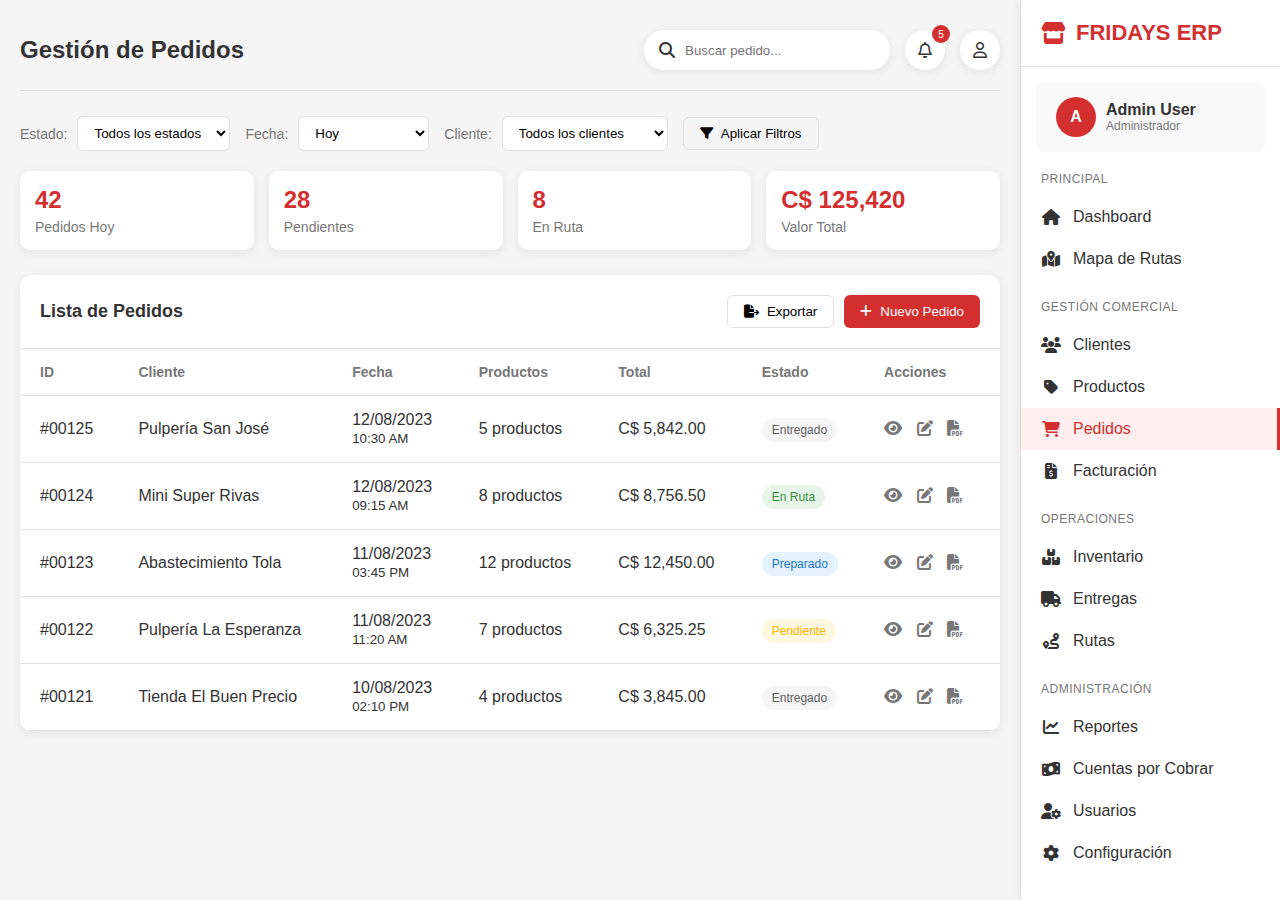
<file: pedidos.html>
<!DOCTYPE html>
<html lang="es">
<head>
    <meta charset="UTF-8">
    <meta name="viewport" content="width=device-width, initial-scale=1.0">
    <title>FRIDAYS ERP - Gestión de Pedidos</title>
    <link rel="stylesheet" href="https://cdnjs.cloudflare.com/ajax/libs/font-awesome/6.4.0/css/all.min.css">
    <link rel="stylesheet" href="styles.css">
</head>
<body>
    <!-- Sidebar derecho -->
    <div class="sidebar">
        <div class="sidebar-header">
            <h2><i class="fas fa-store"></i> <span>FRIDAYS ERP</span></h2>
        </div>
        
        <div class="user-info">
            <div class="user-avatar">A</div>
            <div class="user-details">
                <div class="user-name">Admin User</div>
                <div class="user-role">Administrador</div>
            </div>
        </div>
        
        <div class="sidebar-menu">
            <div class="menu-section">
                <div class="menu-title">Principal</div>
                <ul class="menu-items">
                    <li class="menu-item">
                        <a href="index.html">
                            <i class="fas fa-home"></i>
                            <span>Dashboard</span>
                        </a>
                    </li>
                    <li class="menu-item">
                        <a href="#">
                            <i class="fas fa-map-marked-alt"></i>
                            <span>Mapa de Rutas</span>
                        </a>
                    </li>
                </ul>
            </div>
            
            <div class="menu-section">
                <div class="menu-title">Gestión Comercial</div>
                <ul class="menu-items">
                    <li class="menu-item">
                        <a href="clientes.html">
                            <i class="fas fa-users"></i>
                            <span>Clientes</span>
                        </a>
                    </li>
                    <li class="menu-item">
                        <a href="#">
                            <i class="fas fa-tag"></i>
                            <span>Productos</span>
                        </a>
                    </li>
                    <li class="menu-item active">
                        <a href="pedidos.html">
                            <i class="fas fa-shopping-cart"></i>
                            <span>Pedidos</span>
                        </a>
                    </li>
                    <li class="menu-item">
                        <a href="facturizacion.html">
                            <i class="fas fa-file-invoice-dollar"></i>
                            <span>Facturación</span>
                        </a>
                    </li>
                </ul>
            </div>
            
            <div class="menu-section">
                <div class="menu-title">Operaciones</div>
                <ul class="menu-items">
                    <li class="menu-item">
                        <a href="#">
                            <i class="fas fa-boxes"></i>
                            <span>Inventario</span>
                        </a>
                    </li>
                    <li class="menu-item">
                        <a href="#">
                            <i class="fas fa-truck"></i>
                            <span>Entregas</span>
                        </a>
                    </li>
                    <li class="menu-item">
                        <a href="#">
                            <i class="fas fa-route"></i>
                            <span>Rutas</span>
                        </a>
                    </li>
                </ul>
            </div>
            
            <div class="menu-section">
                <div class="menu-title">Administración</div>
                <ul class="menu-items">
                    <li class="menu-item">
                        <a href="#">
                            <i class="fas fa-chart-line"></i>
                            <span>Reportes</span>
                        </a>
                    </li>
                    <li class="menu-item">
                        <a href="#">
                            <i class="fas fa-money-bill-wave"></i>
                            <span>Cuentas por Cobrar</span>
                        </a>
                    </li>
                    <li class="menu-item">
                        <a href="#">
                            <i class="fas fa-user-cog"></i>
                            <span>Usuarios</span>
                        </a>
                    </li>
                    <li class="menu-item">
                        <a href="#">
                            <i class="fas fa-cog"></i>
                            <span>Configuración</span>
                        </a>
                    </li>
                </ul>
            </div>
        </div>
    </div>
    
    <!-- Contenido principal -->
    <div class="main-content">
        <div class="header">
            <h1 class="page-title">Gestión de Pedidos</h1>
            <div class="header-actions">
                <div class="search-box">
                    <i class="fas fa-search"></i>
                    <input type="text" placeholder="Buscar pedido...">
                </div>
                <div class="notification-btn">
                    <i class="far fa-bell"></i>
                    <div class="notification-badge">5</div>
                </div>
                <div class="user-menu-btn">
                    <i class="far fa-user"></i>
                </div>
            </div>
        </div>
        
        <!-- Filtros -->
        <div class="filters">
            <div class="filter-group">
                <span class="filter-label">Estado:</span>
                <select class="filter-select">
                    <option>Todos los estados</option>
                    <option>Pendiente</option>
                    <option>Preparado</option>
                    <option>En ruta</option>
                    <option>Entregado</option>
                    <option>Cancelado</option>
                </select>
            </div>
            
            <div class="filter-group">
                <span class="filter-label">Fecha:</span>
                <select class="filter-select">
                    <option>Hoy</option>
                    <option>Esta semana</option>
                    <option>Este mes</option>
                    <option>Personalizado</option>
                </select>
            </div>
            
            <div class="filter-group">
                <span class="filter-label">Cliente:</span>
                <select class="filter-select">
                    <option>Todos los clientes</option>
                    <option>Pulpería San José</option>
                    <option>Mini Super Rivas</option>
                    <option>Abastecimiento Tola</option>
                </select>
            </div>
            
            <button class="btn btn-outline">
                <i class="fas fa-filter"></i> Aplicar Filtros
            </button>
        </div>
        
        <!-- Tarjetas de estadísticas -->
        <div class="stats-cards">
            <div class="stat-card">
                <div class="stat-value">42</div>
                <div class="stat-label">Pedidos Hoy</div>
            </div>
            
            <div class="stat-card">
                <div class="stat-value">28</div>
                <div class="stat-label">Pendientes</div>
            </div>
            
            <div class="stat-card">
                <div class="stat-value">8</div>
                <div class="stat-label">En Ruta</div>
            </div>
            
            <div class="stat-card">
                <div class="stat-value">C$ 125,420</div>
                <div class="stat-label">Valor Total</div>
            </div>
        </div>
        
        <!-- Tabs para diferentes vistas -->

        <!-- Tabla de pedidos -->
        <div class="table-container">
            <div class="table-header">
                <div class="table-title">Lista de Pedidos</div>
                <div class="table-actions">
                    <button class="btn btn-outline">
                        <i class="fas fa-file-export"></i> Exportar
                    </button>
                    <button class="btn btn-primary" onclick="openModal()">
                        <i class="fas fa-plus"></i> Nuevo Pedido
                    </button>
                </div>
            </div>
            
            <table>
                <thead>
                    <tr>
                        <th>ID</th>
                        <th>Cliente</th>
                        <th>Fecha</th>
                        <th>Productos</th>
                        <th>Total</th>
                        <th>Estado</th>
                        <th>Acciones</th>
                    </tr>
                </thead>
                <tbody>
                    <tr>
                        <td>#00125</td>
                        <td>Pulpería San José</td>
                        <td>12/08/2023<br><small>10:30 AM</small></td>
                        <td>5 productos</td>
                        <td>C$ 5,842.00</td>
                        <td><span class="status status-delivered">Entregado</span></td>
                        <td>
                            <i class="fas fa-eye action-icon" title="Ver detalles"></i>
                            <i class="fas fa-edit action-icon" title="Editar"></i>
                            <i class="fas fa-file-pdf action-icon" title="Generar PDF"></i>
                        </td>
                    </tr>
                    <tr>
                        <td>#00124</td>
                        <td>Mini Super Rivas</td>
                        <td>12/08/2023<br><small>09:15 AM</small></td>
                        <td>8 productos</td>
                        <td>C$ 8,756.50</td>
                        <td><span class="status status-route">En Ruta</span></td>
                        <td>
                            <i class="fas fa-eye action-icon" title="Ver detalles"></i>
                            <i class="fas fa-edit action-icon" title="Editar"></i>
                            <i class="fas fa-file-pdf action-icon" title="Generar PDF"></i>
                        </td>
                    </tr>
                    <tr>
                        <td>#00123</td>
                        <td>Abastecimiento Tola</td>
                        <td>11/08/2023<br><small>03:45 PM</small></td>
                        <td>12 productos</td>
                        <td>C$ 12,450.00</td>
                        <td><span class="status status-prepared">Preparado</span></td>
                        <td>
                            <i class="fas fa-eye action-icon" title="Ver detalles"></i>
                            <i class="fas fa-edit action-icon" title="Editar"></i>
                            <i class="fas fa-file-pdf action-icon" title="Generar PDF"></i>
                        </td>
                    </tr>
                    <tr>
                        <td>#00122</td>
                        <td>Pulpería La Esperanza</td>
                        <td>11/08/2023<br><small>11:20 AM</small></td>
                        <td>7 productos</td>
                        <td>C$ 6,325.25</td>
                        <td><span class="status status-pending">Pendiente</span></td>
                        <td>
                            <i class="fas fa-eye action-icon" title="Ver detalles"></i>
                            <i class="fas fa-edit action-icon" title="Editar"></i>
                            <i class="fas fa-file-pdf action-icon" title="Generar PDF"></i>
                        </td>
                    </tr>
                    <tr>
                        <td>#00121</td>
                        <td>Tienda El Buen Precio</td>
                        <td>10/08/2023<br><small>02:10 PM</small></td>
                        <td>4 productos</td>
                        <td>C$ 3,845.00</td>
                        <td><span class="status status-delivered">Entregado</span></td>
                        <td>
                            <i class="fas fa-eye action-icon" title="Ver detalles"></i>
                            <i class="fas fa-edit action-icon" title="Editar"></i>
                            <i class="fas fa-file-pdf action-icon" title="Generar PDF"></i>
                        </td>
                    </tr>
                </tbody>
            </table>
        </div>
    </div>
    
    <!-- Modal para nuevo pedido -->
    <div class="modal" id="orderModal">
        <div class="modal-content large">
            <div class="modal-header">
                <h3 class="modal-title">Nuevo Pedido</h3>
                <span class="modal-close" onclick="closeModal()">&times;</span>
            </div>
            <div class="modal-body">
                <div class="form-row">
                    <div class="form-group">
                        <label class="form-label">Cliente *</label>
                        <select class="form-select">
                            <option>Seleccionar cliente</option>
                            <option>Pulpería San José</option>
                            <option>Mini Super Rivas</option>
                            <option>Abastecimiento Tola</option>
                        </select>
                    </div>
                    
                    <div class="form-group">
                        <label class="form-label">Fecha de entrega *</label>
                        <input type="date" class="form-input">
                    </div>
                </div>
                
                <div class="form-group">
                    <label class="form-label">Productos *</label>
                    <div class="product-selector">
                        <div class="search-box">
                            <i class="fas fa-search"></i>
                            <input type="text" placeholder="Buscar producto...">
                        </div>
                        <div class="product-list">
                            <div class="product-item">
                                <div class="product-info">
                                    <div class="product-name">Arroz Imperial 50kg</div>
                                    <div class="product-details">Disponible: 120 units · Precio: C$ 850.00</div>
                                </div>
                                <div class="product-actions">
                                    <input type="number" min="0" class="quantity-input" placeholder="0">
                                </div>
                            </div>
                            <div class="product-item">
                                <div class="product-info">
                                    <div class="product-name">Aceite Capistrano 1L</div>
                                    <div class="product-details">Disponible: 85 units · Precio: C$ 45.00</div>
                                </div>
                                <div class="product-actions">
                                    <input type="number" min="0" class="quantity-input" placeholder="0">
                                </div>
                            </div>
                            <div class="product-item">
                                <div class="product-info">
                                    <div class="product-name">Frijol Rojo 25kg</div>
                                    <div class="product-details">Disponible: 65 units · Precio: C$ 1,250.00</div>
                                </div>
                                <div class="product-actions">
                                    <input type="number" min="0" class="quantity-input" placeholder="0">
                                </div>
                            </div>
                        </div>
                    </div>
                </div>
                
                <div class="form-group">
                    <label class="form-label">Notas adicionales</label>
                    <textarea class="form-input" rows="3" placeholder="Instrucciones especiales para la entrega..."></textarea>
                </div>
            </div>
            <div class="modal-footer">
                <button class="btn btn-outline" onclick="closeModal()">Cancelar</button>
                <button class="btn btn-primary">Guardar Pedido</button>
            </div>
        </div>
    </div>

    <script>
        // Script para manejar la interacción del menú
        document.querySelectorAll('.menu-item').forEach(item => {
            item.addEventListener('click', function() {
                document.querySelectorAll('.menu-item').forEach(i => {
                    i.classList.remove('active');
                });
                this.classList.add('active');
                
                // Cambiar el título de la página según la selección
                const pageTitle = this.querySelector('span').textContent;
                document.querySelector('.page-title').textContent = pageTitle;
            });
        });
        
        // Script para las tabs
        document.querySelectorAll('.tab').forEach(tab => {
            tab.addEventListener('click', function() {
                document.querySelectorAll('.tab').forEach(t => {
                    t.classList.remove('active');
                });
                this.classList.add('active');
            });
        });
        
        // Script para el modal
        function openModal() {
            document.getElementById('orderModal').style.display = 'flex';
        }
        
        function closeModal() {
            document.getElementById('orderModal').style.display = 'none';
        }
        
        // Cerrar modal al hacer clic fuera del contenido
        window.onclick = function(event) {
            const modal = document.getElementById('orderModal');
            if (event.target === modal) {
                closeModal();
            }
        };
    </script>
</body>
</html>
</file>
<file: styles.css>
/* Enlaces del sidebar como items: sin color azul ni subrayado */
.menu-item a {
    color: inherit;
    text-decoration: none;
    display: flex;
    align-items: center;
    gap: 12px;
    width: 100%;
    height: 100%;
}

.menu-item a:visited,
.menu-item a:active,
.menu-item a:hover {
    color: inherit;
    text-decoration: none;
}
:root {
    --primary-color: #d32f2f;
    --primary-dark: #b71c1c;
    --primary-light: #ff6659;
    --text-color: #333;
    --text-light: #777;
    --bg-light: #f9f9f9;
    --border-color: #e0e0e0;
    --shadow: 0 2px 10px rgba(0, 0, 0, 0.08);
}

* {
    margin: 0;
    padding: 0;
    box-sizing: border-box;
    font-family: 'Segoe UI', Tahoma, Geneva, Verdana, sans-serif;
}

body {
/* Formato mejorado para todo el documento CSS */
    background-color: #f5f5f5;
    color: var(--text-color);
    display: flex;
    min-height: 100vh;
}

/* Sidebar derecho */
.sidebar {
    width: 260px;
    background: white;
    box-shadow: var(--shadow);
    position: fixed;
    right: 0;
    top: 0;
    bottom: 0;
    padding: 20px 0;
    display: flex;
    flex-direction: column;
    z-index: 100;
    overflow-y: auto;
    border-left: 1px solid var(--border-color);
}

.sidebar-header {
    padding: 0 20px 20px;
    border-bottom: 1px solid var(--border-color);
    margin-bottom: 15px;
}

.sidebar-header h2 {
    color: var(--primary-color);
    font-size: 22px;
    display: flex;
    align-items: center;
    gap: 10px;
}

.user-info {
    display: flex;
    align-items: center;
    gap: 10px;
    padding: 15px 20px;
    margin: 10px 0;
    background-color: var(--bg-light);
    border-radius: 8px;
    margin: 0 15px 20px;
}

.user-avatar {
    width: 40px;
    height: 40px;
    border-radius: 50%;
    background-color: var(--primary-color);
    display: flex;
    align-items: center;
    justify-content: center;
    color: white;
    font-weight: bold;
}

.user-details {
    flex: 1;
}

.user-name {
    font-weight: 600;
}

.user-role {
    font-size: 12px;
    color: var(--text-light);
}

.sidebar-menu {
    flex: 1;
}

.menu-section {
    margin-bottom: 20px;
}

.menu-title {
    padding: 0 20px;
    font-size: 12px;
    text-transform: uppercase;
    color: var(--text-light);
    margin-bottom: 10px;
    letter-spacing: 0.5px;
}

.menu-items {
    list-style: none;
}

.menu-item {
    padding: 12px 20px;
    display: flex;
    align-items: center;
    gap: 12px;
    cursor: pointer;
    transition: all 0.3s;
    border-right: 3px solid transparent;
}

.menu-item:hover {
    background-color: #ffeeee;
}

.menu-item.active {
    background-color: #ffeeee;
    border-right-color: var(--primary-color);
    color: var(--primary-color);
    font-weight: 500;
}

.menu-item i {
    width: 20px;
    text-align: center;
}

/* Contenido principal */
.main-content {
    flex: 1;
    margin-right: 260px;
    padding: 20px;
}

.header {
    display: flex;
    justify-content: space-between;
    align-items: center;
    padding: 10px 0 20px;
    border-bottom: 1px solid var(--border-color);
    margin-bottom: 25px;
}

.page-title {
    font-size: 24px;
    font-weight: 600;
}

.header-actions {
    display: flex;
    gap: 15px;
}

.search-box {
    display: flex;
    align-items: center;
    background: white;
    border-radius: 20px;
    padding: 8px 15px;
    box-shadow: var(--shadow);
}

.search-box input {
    border: none;
    outline: none;
    padding: 0 10px;
    width: 200px;
}

.notification-btn,
.user-menu-btn {
    width: 40px;
    height: 40px;
    border-radius: 50%;
    background: white;
    display: flex;
    align-items: center;
    justify-content: center;
    box-shadow: var(--shadow);
    cursor: pointer;
    position: relative;
}

.notification-badge {
    position: absolute;
    top: -5px;
    right: -5px;
    background-color: var(--primary-color);
    color: white;
    font-size: 10px;
    width: 18px;
    height: 18px;
    border-radius: 50%;
    display: flex;
    align-items: center;
    justify-content: center;
}

/* Filtros */
.filters {
    display: flex;
    gap: 15px;
    margin-bottom: 20px;
    flex-wrap: wrap;
    align-items: center;
}

.filter-group {
    display: flex;
    align-items: center;
    gap: 10px;
}

.filter-label {
    font-size: 14px;
    color: var(--text-light);
}

.filter-select {
    padding: 8px 12px;
    border-radius: 6px;
    border: 1px solid var(--border-color);
    background: white;
    cursor: pointer;
}

/* Tarjetas de estadísticas */
.stats-cards {
    display: grid;
    grid-template-columns: repeat(auto-fill, minmax(220px, 1fr));
    gap: 15px;
    margin-bottom: 25px;
}

.stat-card {
    background: white;
    border-radius: 10px;
    padding: 15px;
    box-shadow: var(--shadow);
    display: flex;
    flex-direction: column;
}

.stat-value {
    font-size: 24px;
    font-weight: 700;
    margin-bottom: 5px;
    color: var(--primary-color);
}

.stat-label {
    color: var(--text-light);
    font-size: 14px;
}

/* Dashboard Cards */
.dashboard-cards {
    display: grid;
    grid-template-columns: repeat(auto-fill, minmax(250px, 1fr));
    gap: 20px;
    margin-bottom: 30px;
}

.card {
    background: white;
    border-radius: 12px;
    padding: 20px;
    box-shadow: var(--shadow);
    border: 1px solid var(--border-color);
}

.stat-card {
    display: flex;
    flex-direction: column;
}

.card-icon {
    width: 50px;
    height: 50px;
    border-radius: 12px;
    background: #ffebee;
    color: var(--primary-color);
    display: flex;
    align-items: center;
    justify-content: center;
    font-size: 20px;
    margin-bottom: 15px;
}

.card-value {
    font-size: 28px;
    font-weight: 700;
    margin-bottom: 5px;
}

.card-title {
    color: var(--text-light);
    font-size: 14px;
}

/* Tablas */
.table-container {
    background: white;
    border-radius: 12px;
    box-shadow: var(--shadow);
    overflow: hidden;
    margin-bottom: 25px;
}

.table-header {
    padding: 20px;
    display: flex;
    justify-content: space-between;
    align-items: center;
    border-bottom: 1px solid var(--border-color);
}

.table-title {
    font-size: 18px;
    font-weight: 600;
}

.table-actions {
    display: flex;
    gap: 10px;
}

.btn {
    padding: 8px 16px;
    border-radius: 6px;
    border: none;
    cursor: pointer;
    font-weight: 500;
    display: flex;
    align-items: center;
    gap: 8px;
    transition: all 0.3s;
}

.btn-primary {
    background: var(--primary-color);
    color: white;
}

.btn-primary:hover {
    background: var(--primary-dark);
}

.btn-outline {
    background: transparent;
    border: 1px solid var(--border-color);
}

.btn-outline:hover {
    background: #f5f5f5;
}

table {
    width: 100%;
    border-collapse: collapse;
}

th,
td {
    padding: 15px 20px;
    text-align: left;
    border-bottom: 1px solid var(--border-color);
}

th {
    font-weight: 600;
    color: var(--text-light);
    font-size: 14px;
}

tbody tr:hover {
    background-color: #f9f9f9;
}

.status {
    padding: 5px 10px;
    border-radius: 20px;
    font-size: 12px;
    font-weight: 500;
}

.status-pending {
    background: #fff8e1;
    color: #ffb300;
}

.status-prepared {
    background: #e3f2fd;
    color: #1976d2;
}

.status-route {
    background: #e8f5e9;
    color: #388e3c;
}

.status-delivered {
    background: #f5f5f5;
    color: #616161;
}

.status-active {
    background: #e8f5e9;
    color: #388e3c;
}

.status-inactive {
    background: #ffebee;
    color: #d32f2f;
}

.action-icon {
    margin-right: 10px;
    cursor: pointer;
    color: var(--text-light);
}

.action-icon:hover {
    color: var(--primary-color);
}

/* Modal */
.modal {
    display: none;
    position: fixed;
    top: 0;
    left: 0;
    width: 100%;
    height: 100%;
    background: rgba(0, 0, 0, 0.5);
    z-index: 1000;
    align-items: center;
    justify-content: center;
}

.modal-content {
    background: white;
    border-radius: 12px;
    width: 500px;
    max-width: 90%;
    box-shadow: 0 5px 15px rgba(0, 0, 0, 0.2);
}

.modal-header {
    padding: 20px;
    border-bottom: 1px solid var(--border-color);
    display: flex;
    justify-content: space-between;
    align-items: center;
}

.modal-title {
    font-size: 18px;
    font-weight: 600;
}

.modal-close {
    cursor: pointer;
    font-size: 20px;
    color: var(--text-light);
}

.modal-body {
    padding: 20px;
}

.form-group {
    margin-bottom: 15px;
}

.form-label {
    display: block;
    margin-bottom: 5px;
    font-weight: 500;
}

.form-input {
    width: 100%;
    padding: 10px;
    border: 1px solid var(--border-color);
    border-radius: 6px;
}

.form-select {
    width: 100%;
    padding: 10px;
    border: 1px solid var(--border-color);
    border-radius: 6px;
    background: white;
}

.modal-footer {
    padding: 15px 20px;
    border-top: 1px solid var(--border-color);
    display: flex;
    justify-content: flex-end;
    gap: 10px;
}

/* Responsive */
@media (max-width: 992px) {
    .sidebar {
        width: 70px;
        overflow: visible;
    }

    .sidebar-header h2 span,
    .user-details,
    .menu-title,
    .menu-item span {
        display: none;
    }

    .main-content {
        margin-right: 70px;
    }

    .user-info {
        justify-content: center;
    }

    .filters {
        flex-direction: column;
        align-items: flex-start;
    }


    .tabs {
        display: flex;
        border-bottom: 1px solid var(--border-color);
        margin-bottom: 20px;
    }

    .tab {
        padding: 10px 20px;
        cursor: pointer;
        border-bottom: 3px solid transparent;
    }
}

.tab {
    padding: 10px 20px;
    cursor: pointer;
    border-bottom: 3px solid transparent;
}

.tab.active {
    border-bottom-color: var(--primary-color);
    color: var(--primary-color);
    font-weight: 500;
}

/* Modal grande */
.modal-content.large {
    width: 700px;
}

/* Selector de productos */
.product-selector {
    border: 1px solid var(--border-color);
    border-radius: 6px;
    overflow: hidden;
}

.product-selector .search-box {
    border-radius: 0;
    box-shadow: none;
    border-bottom: 1px solid var(--border-color);
}

.product-list {
    max-height: 200px;
    overflow-y: auto;
}

.product-item {
    display: flex;
    justify-content: space-between;
    align-items: center;
    padding: 10px 15px;
    border-bottom: 1px solid var(--border-color);
}

.product-item:last-child {
    border-bottom: none;
}

.product-info {
    flex: 1;
}

.product-name {
    font-weight: 500;
}

.product-details {
    font-size: 12px;
    color: var(--text-light);
}

.quantity-input {
    width: 60px;
    padding: 5px;
    border: 1px solid var(--border-color);
    border-radius: 4px;
    text-align: center;
}

/* Form row para formularios con múltiples columnas */
.form-row {
    display: flex;
    gap: 15px;
    margin-bottom: 15px;
}

.form-row .form-group {
    flex: 1;

}



/* Estilos para texto en rojo (vencido) */
.text-danger {
    color: var(--primary-color);
    font-weight: 500;
}

/* Mejora para las tablas dentro de cards */
.card table {
    width: 100%;
    border-collapse: collapse;
}

.card th, .card td {
    padding: 12px 15px;
    border-bottom: 1px solid var(--border-color);
}

.card th {
    font-weight: 600;
    color: var(--text-light);
    font-size: 13px;
    background-color: var(--bg-light);
}
/* Fin del archivo: sin llaves sobrantes */
</file>
